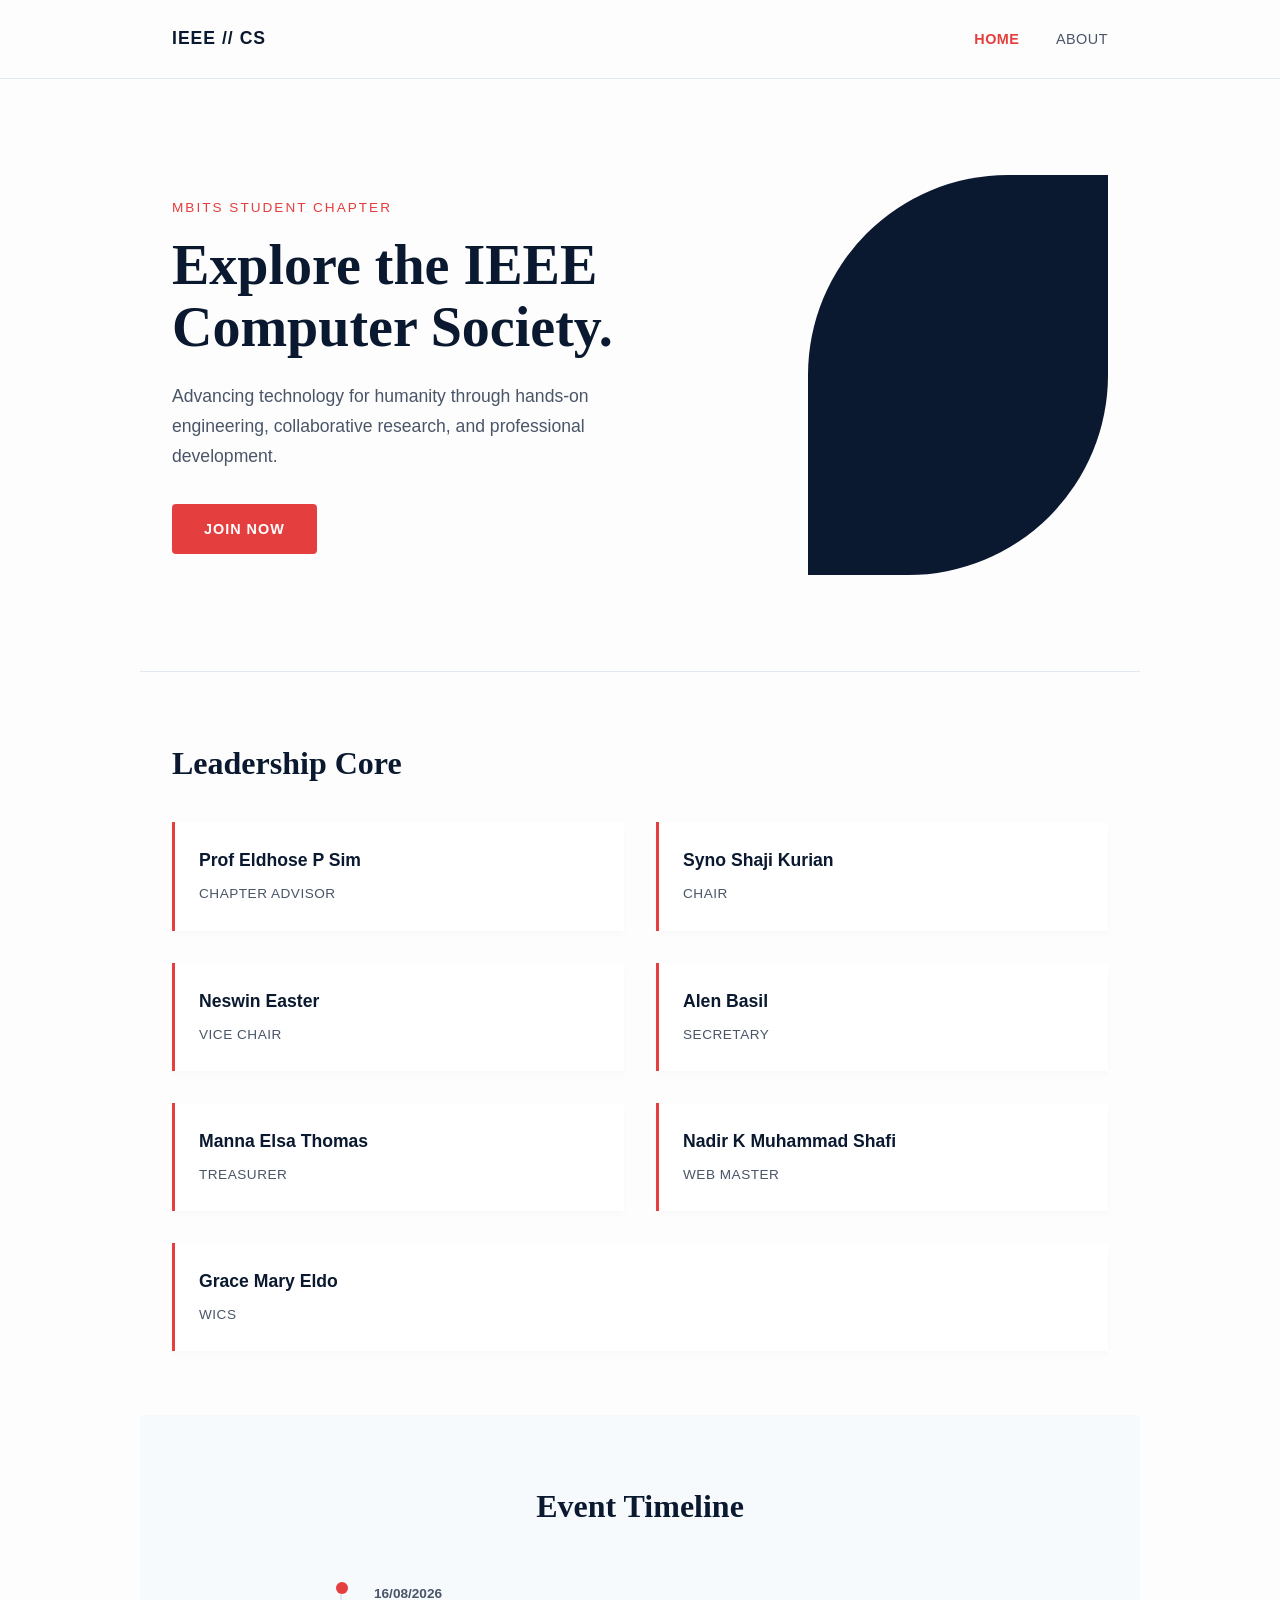
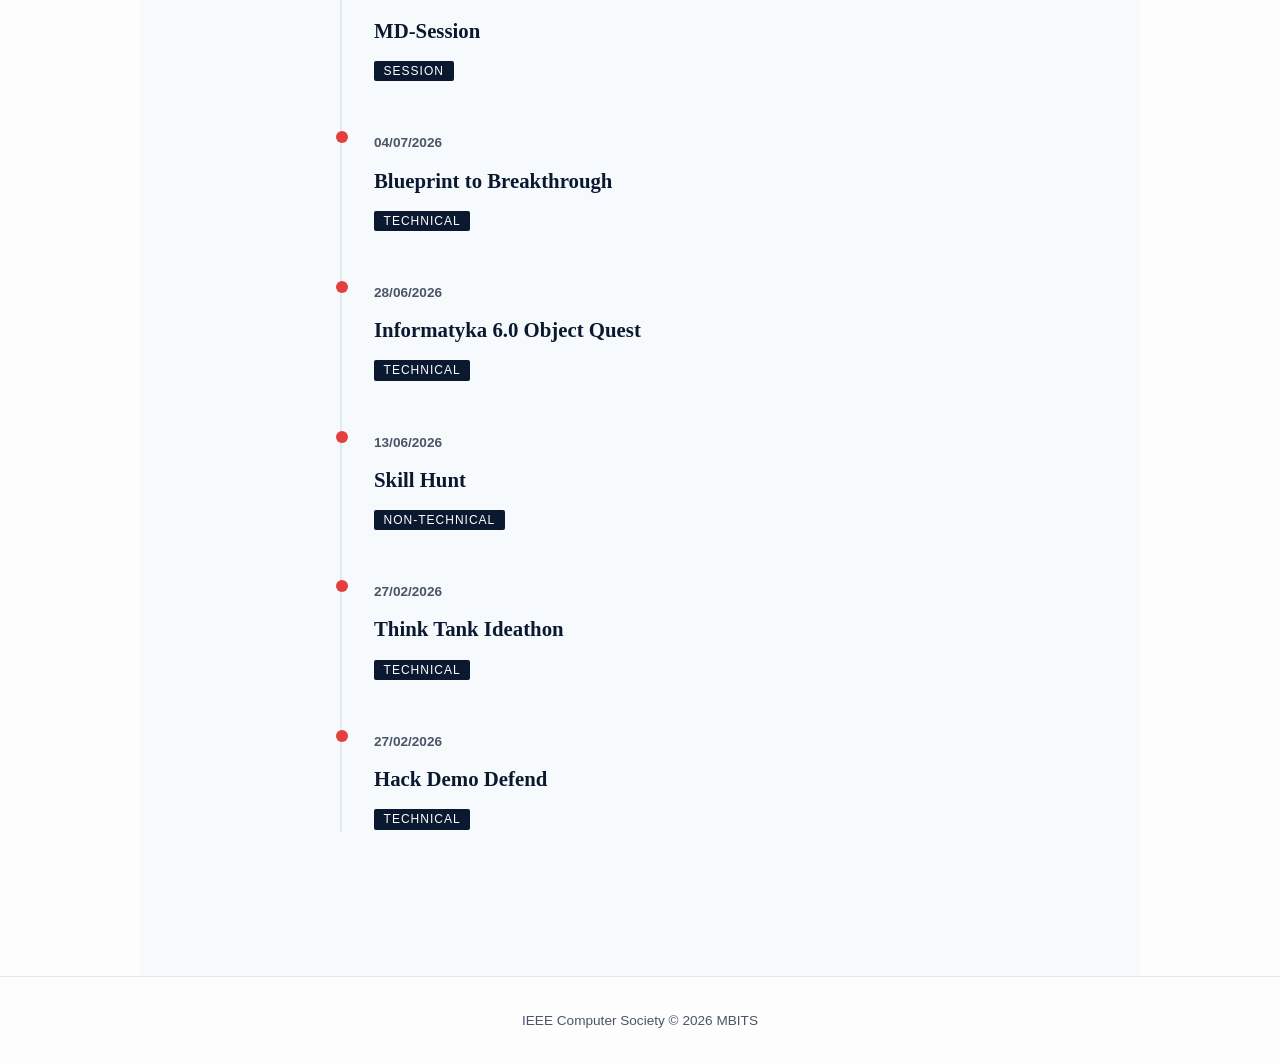
<file: index.html>
<!DOCTYPE html>
<html lang="en">
<head>
  <meta charset="UTF-8">
  <meta name="viewport" content="width=device-width, initial-scale=1.0">
  <title>IEEE Computer Society | MBITS</title>
  <link rel="stylesheet" href="style.css">
</head>
<body>

  <nav class="top-nav">
    <div class="wrapper nav-flex">
      <div class="brand-mark">IEEE // CS</div>
      <div class="nav-items">
        <a href="index.html" class="active">Home</a>
        <a href="about.html">About</a>
      </div>
    </div>
  </nav>

  <header class="hero-split wrapper">
    <div class="hero-text">
      <span class="eyebrow">MBITS Student Chapter</span>
      <h1>Explore the IEEE Computer Society.</h1>
      <p>Advancing technology for humanity through hands-on engineering, collaborative research, and professional development.</p>
      <div class="action-group">
        <a href="#" class="btn-solid">Join Now</a>
      </div>
    </div>
    <div class="hero-visual">
      <!-- Placeholder for a graphic or image -->
      <div class="abstract-shape"></div>
    </div>
  </header>

  <section class="team-section wrapper">
    <h2>Leadership Core</h2>
    <ul class="staggered-list">
      <li>
        <strong>Prof Eldhose P Sim</strong>
        <span>Chapter Advisor</span>
      </li>
      <li>
        <strong>Syno Shaji Kurian</strong>
        <span>Chair</span>
      </li>
      <li>
        <strong>Neswin Easter</strong>
        <span>Vice Chair</span>
      </li>
      <li>
        <strong>Alen Basil</strong>
        <span>Secretary</span>
      </li>
      <li>
        <strong>Manna Elsa Thomas</strong>
        <span>Treasurer</span>
      </li>
      <li>
        <strong>Nadir K Muhammad Shafi</strong>
        <span>Web Master</span>
      </li>
      <li>
        <strong>Grace Mary Eldo</strong>
        <span>WICS</span>
      </li>
    </ul>
  </section>

  <section class="events-section wrapper">
    <h2>Event Timeline</h2>
    <div class="vertical-timeline">
      
      <div class="timeline-item">
        <div class="date-marker">16/08/2026</div>
        <div class="event-details">
          <h3>MD-Session</h3>
          <span class="category-badge">Session</span>
        </div>
      </div>

      <div class="timeline-item">
        <div class="date-marker">04/07/2026</div>
        <div class="event-details">
          <h3>Blueprint to Breakthrough</h3>
          <span class="category-badge">Technical</span>
        </div>
      </div>

      <div class="timeline-item">
        <div class="date-marker">28/06/2026</div>
        <div class="event-details">
          <h3>Informatyka 6.0 Object Quest</h3>
          <span class="category-badge">Technical</span>
        </div>
      </div>

      <div class="timeline-item">
        <div class="date-marker">13/06/2026</div>
        <div class="event-details">
          <h3>Skill Hunt</h3>
          <span class="category-badge">Non-Technical</span>
        </div>
      </div>

      <div class="timeline-item">
        <div class="date-marker">27/02/2026</div>
        <div class="event-details">
          <h3>Think Tank Ideathon</h3>
          <span class="category-badge">Technical</span>
        </div>
      </div>

      <div class="timeline-item">
        <div class="date-marker">27/02/2026</div>
        <div class="event-details">
          <h3>Hack Demo Defend</h3>
          <span class="category-badge">Technical</span>
        </div>
      </div>

    </div>
  </section>

  <footer class="site-footer">
    <div class="wrapper">
      <p>IEEE Computer Society &copy; 2026 MBITS</p>
    </div>
  </footer>

</body>
</html>
</file>
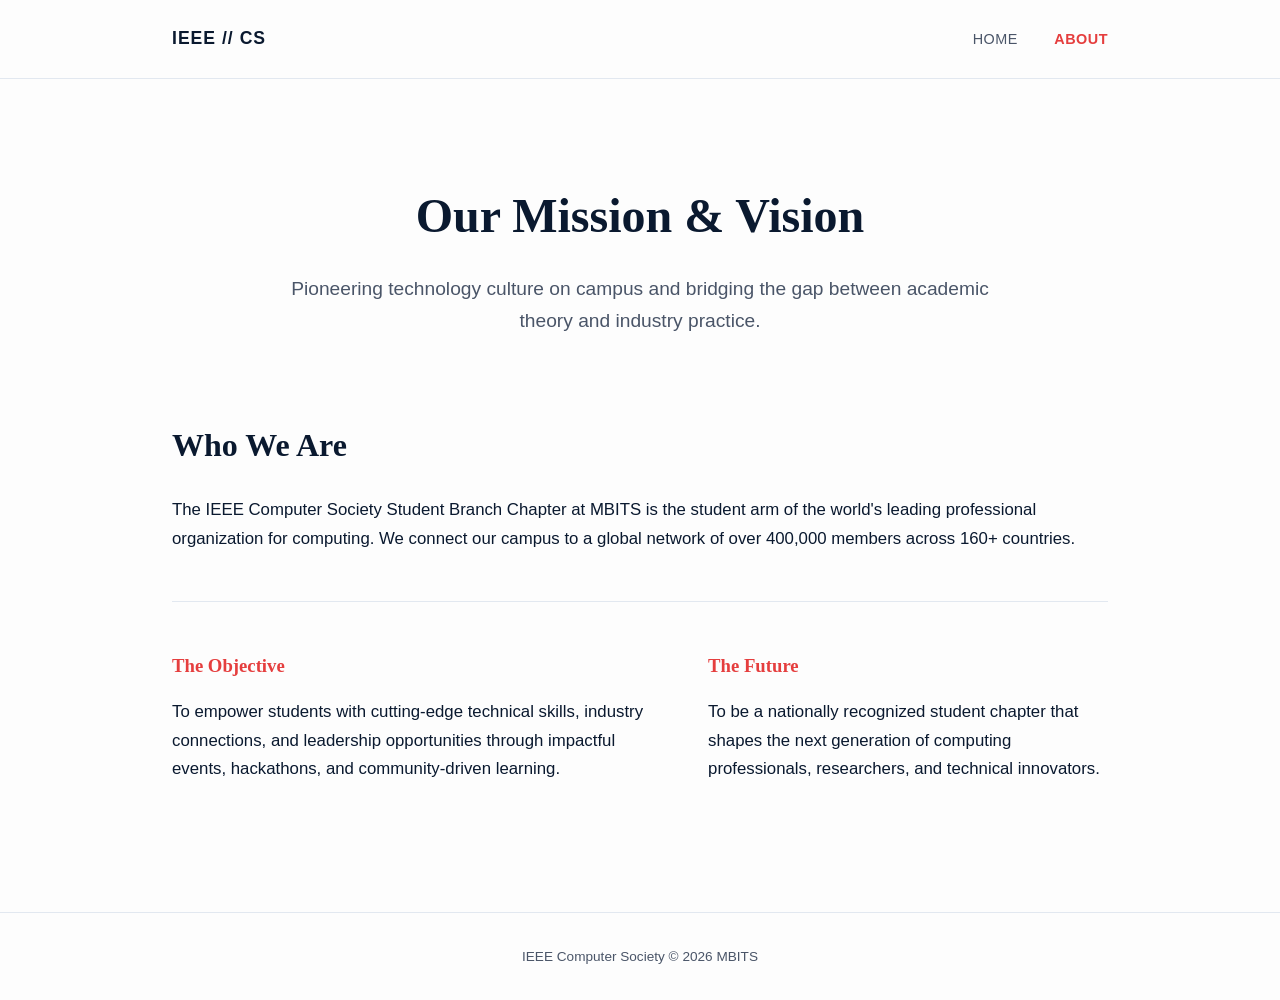
<file: about.html>
<!DOCTYPE html>
<html lang="en">
<head>
  <meta charset="UTF-8">
  <meta name="viewport" content="width=device-width, initial-scale=1.0">
  <title>About | IEEE CS MBITS</title>
  <link rel="stylesheet" href="style.css">
</head>
<body>

  <nav class="top-nav">
    <div class="wrapper nav-flex">
      <div class="brand-mark">IEEE // CS</div>
      <div class="nav-items">
        <a href="index.html">Home</a>
        <a href="about.html" class="active">About</a>
      </div>
    </div>
  </nav>

  <header class="page-header wrapper">
    <h1>Our Mission & Vision</h1>
    <p class="lead-text">Pioneering technology culture on campus and bridging the gap between academic theory and industry practice.</p>
  </header>

  <main class="content-body wrapper">
    <article class="text-block">
      <h2>Who We Are</h2>
      <p>The IEEE Computer Society Student Branch Chapter at MBITS is the student arm of the world's leading professional organization for computing. We connect our campus to a global network of over 400,000 members across 160+ countries.</p>
      
      <div class="split-text">
        <div class="text-column">
          <h3>The Objective</h3>
          <p>To empower students with cutting-edge technical skills, industry connections, and leadership opportunities through impactful events, hackathons, and community-driven learning.</p>
        </div>
        <div class="text-column">
          <h3>The Future</h3>
          <p>To be a nationally recognized student chapter that shapes the next generation of computing professionals, researchers, and technical innovators.</p>
        </div>
      </div>
    </article>
  </main>

  <footer class="site-footer">
    <div class="wrapper">
      <p>IEEE Computer Society &copy; 2026 MBITS</p>
    </div>
  </footer>

</body>
</html>
</file>
<file: style.css>
/* Base Variables & Reset */
:root {
  --bg-color: #fdfdfd;
  --text-primary: #0a192f;
  --text-secondary: #4a5568;
  --brand-color: #e53e3e;
  --border-light: #e2e8f0;
}

* {
  box-sizing: border-box;
  margin: 0;
  padding: 0;
}

body {
  font-family: -apple-system, BlinkMacSystemFont, "Segoe UI", Roboto, Helvetica, Arial, sans-serif;
  background-color: var(--bg-color);
  color: var(--text-primary);
  line-height: 1.7;
}

h1, h2, h3 {
  font-family: Georgia, "Times New Roman", serif;
  color: var(--text-primary);
}

a {
  text-decoration: none;
  color: inherit;
}

.wrapper {
  max-width: 1000px;
  margin: 0 auto;
  padding: 0 2rem;
}

/* Navigation */
.top-nav {
  border-bottom: 1px solid var(--border-light);
  padding: 1.5rem 0;
}

.nav-flex {
  display: flex;
  justify-content: space-between;
  align-items: center;
}

.brand-mark {
  font-weight: 700;
  font-size: 1.1rem;
  letter-spacing: 1px;
}

.nav-items a {
  margin-left: 2rem;
  font-size: 0.9rem;
  color: var(--text-secondary);
  text-transform: uppercase;
  letter-spacing: 0.5px;
}

.nav-items a.active, .nav-items a:hover {
  color: var(--brand-color);
  font-weight: 600;
}

/* Split Hero Layout */
.hero-split {
  display: flex;
  align-items: center;
  justify-content: space-between;
  padding: 6rem 2rem;
  gap: 4rem;
}

.hero-text {
  flex: 1;
}

.eyebrow {
  display: block;
  font-size: 0.85rem;
  text-transform: uppercase;
  letter-spacing: 2px;
  color: var(--brand-color);
  margin-bottom: 1rem;
}

.hero-split h1 {
  font-size: 3.5rem;
  line-height: 1.1;
  margin-bottom: 1.5rem;
}

.hero-split p {
  font-size: 1.1rem;
  color: var(--text-secondary);
  margin-bottom: 2rem;
  max-width: 90%;
}

.abstract-shape {
  width: 300px;
  height: 400px;
  background-color: var(--text-primary);
  border-radius: 200px 0 200px 0;
}

/* Buttons */
.btn-solid {
  background-color: var(--brand-color);
  color: white;
  padding: 0.8rem 2rem;
  font-size: 0.9rem;
  font-weight: 600;
  text-transform: uppercase;
  letter-spacing: 1px;
  border-radius: 4px;
  display: inline-block;
}

.btn-solid:hover {
  background-color: #c53030;
}

/* Staggered Team List */
.team-section {
  padding: 4rem 2rem;
  border-top: 1px solid var(--border-light);
}

.team-section h2 {
  font-size: 2rem;
  margin-bottom: 2rem;
}

.staggered-list {
  list-style: none;
  display: flex;
  flex-wrap: wrap;
  gap: 2rem;
}

.staggered-list li {
  flex: 1 1 300px;
  padding: 1.5rem;
  border-left: 3px solid var(--brand-color);
  background-color: white;
  box-shadow: 0 4px 6px rgba(0,0,0,0.02);
}

.staggered-list strong {
  display: block;
  font-size: 1.1rem;
  margin-bottom: 0.2rem;
}

.staggered-list span {
  font-size: 0.85rem;
  color: var(--text-secondary);
  text-transform: uppercase;
  letter-spacing: 0.5px;
}

/* Vertical Timeline for Events */
.events-section {
  padding: 4rem 2rem 6rem;
  background-color: #f7fafc;
}

.events-section h2 {
  font-size: 2rem;
  margin-bottom: 3rem;
  text-align: center;
}

.vertical-timeline {
  max-width: 600px;
  margin: 0 auto;
  border-left: 2px solid var(--border-light);
  padding-left: 2rem;
}

.timeline-item {
  position: relative;
  margin-bottom: 3rem;
}

.timeline-item::before {
  content: '';
  position: absolute;
  left: -2.4rem;
  top: 0;
  width: 12px;
  height: 12px;
  border-radius: 50%;
  background-color: var(--brand-color);
}

.date-marker {
  font-size: 0.85rem;
  color: var(--text-secondary);
  font-weight: 600;
  margin-bottom: 0.5rem;
}

.event-details h3 {
  font-size: 1.3rem;
  margin-bottom: 0.5rem;
}

.category-badge {
  font-size: 0.75rem;
  text-transform: uppercase;
  letter-spacing: 1px;
  background-color: var(--text-primary);
  color: white;
  padding: 0.2rem 0.6rem;
  border-radius: 2px;
}

/* About Page Specifics */
.page-header {
  padding: 6rem 2rem 2rem;
  text-align: center;
}

.page-header h1 {
  font-size: 3rem;
  margin-bottom: 1rem;
}

.lead-text {
  font-size: 1.2rem;
  color: var(--text-secondary);
  max-width: 700px;
  margin: 0 auto;
}

.content-body {
  padding: 3rem 2rem 6rem;
}

.text-block h2 {
  font-size: 2rem;
  margin-bottom: 1.5rem;
}

.text-block p {
  font-size: 1.05rem;
  margin-bottom: 2rem;
}

.split-text {
  display: flex;
  gap: 3rem;
  margin-top: 3rem;
  border-top: 1px solid var(--border-light);
  padding-top: 3rem;
}

.text-column flex {
  flex: 1;
}

.text-column h3 {
  margin-bottom: 1rem;
  color: var(--brand-color);
}

/* Footer */
.site-footer {
  text-align: center;
  padding: 2rem 0;
  border-top: 1px solid var(--border-light);
  font-size: 0.85rem;
  color: var(--text-secondary);
}

/* Responsive */
@media (max-width: 768px) {
  .hero-split {
    flex-direction: column;
    padding: 3rem 1rem;
  }
  .abstract-shape {
    width: 100%;
    height: 200px;
  }
  .split-text {
    flex-direction: column;
  }
}
</file>
